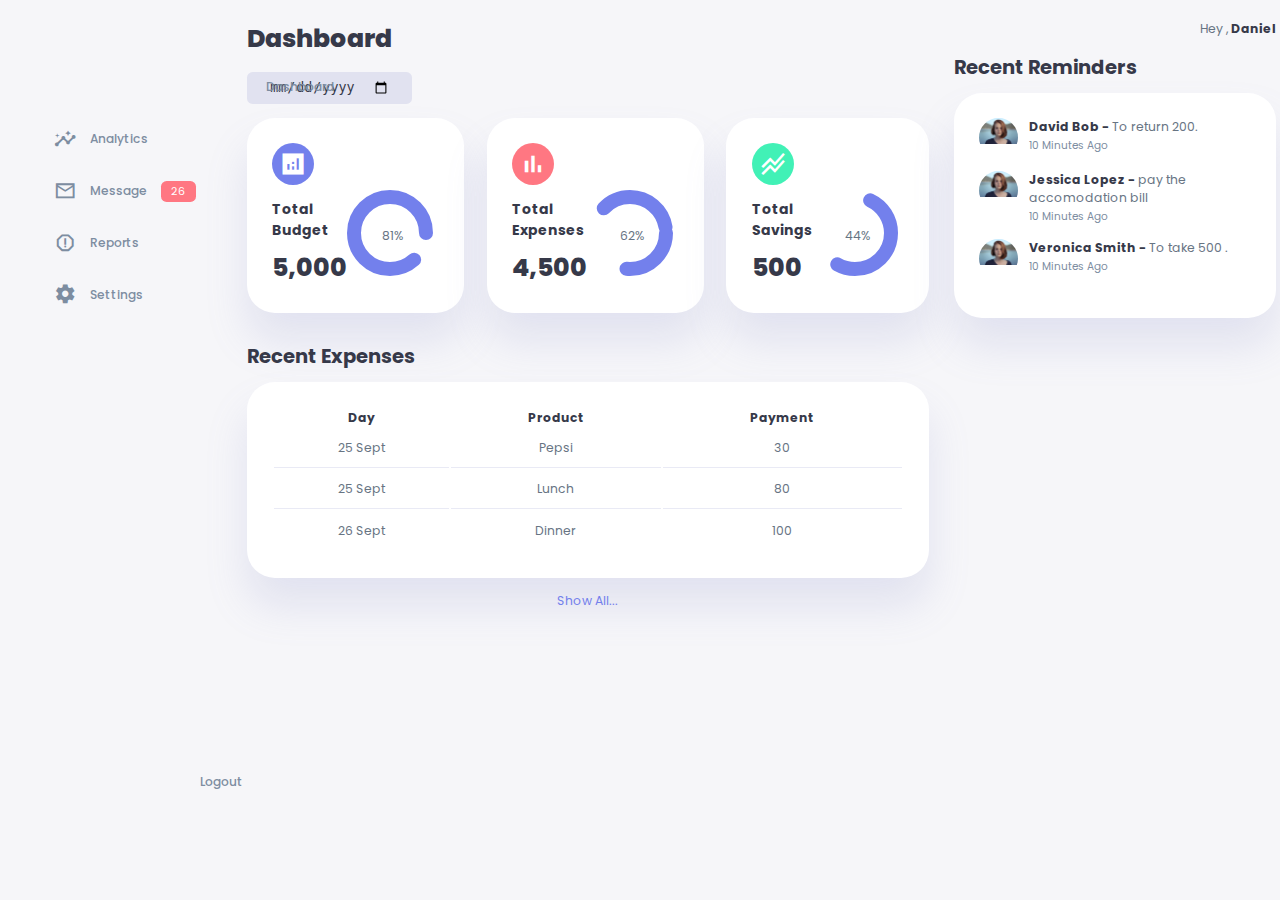
<file: dashboard.html>
<!DOCTYPE html>
<html lang="en">
<head>
    <meta charset="UTF-8">
    <meta http-equiv="X-UA-Compatible" content="IE=edge">
    <meta name="author" charset="BERAT CAN OZEN">
    <meta name="viewport" content="width=device-width, initial-scale=1.0">
    <link rel="shortcut icon" href="img/favicon.ico" type="image/x-icon">
    <title>FundAger - Dashboard</title>

        <!-- CSS -->
    <link rel="stylesheet" href="dashboard.css">

    <!-- Material Icons -->
    <link href="https://fonts.googleapis.com/icon?family=Material+Icons+Sharp"
      rel="stylesheet">

</head>
<body>
    <div class="container">
        <aside>
            <div class="top">
                <div class="logo">
                </div>
                <div class="close" id="close-btn">
                    <span class="material-icons-sharp">close</span>
                </div>
            </div>
            <div class="sidebar">
                <a href="#">
                    <span class="material-icons-sharp">grid_view</span>
                    <h3>Dashboard</h3>
                </a>
                <a href="#">
                    <span class="material-icons-sharp">insights</span>
                    <h3>Analytics</h3>
                </a>
                <a href="#">
                    <span class="material-icons-sharp">mail_outline</span>
                    <h3>Message</h3>
                    <span class="message-count">26</span>
                </a>
                <a href="#">
                    <span class="material-icons-sharp">report_gmailerrorred</span>
                    <h3>Reports</h3>
                </a>
                <a href="#">
                    <span class="material-icons-sharp">settings</span>
                    <h3>Settings</h3>
                </a>
                <a href="index.html">
                    <span class="material-icons-sharp">logout</span>
                    <h3>Logout</h3>
                </a>
            </div>
        </aside>
        <!-- End of aside -->
        <main>
            <h1>Dashboard</h1>

            <div class="date">
                <input type="date">
            </div>


            <div class="insights">
                <div class="sales">
                    <span class="material-icons-sharp">analytics</span>
                    <div class="middle">
                        <div class="left">
                            <h3>Total Budget</h3>
                            <h1>5,000</h1>
                        </div>
                        <div class="progress">
                            <svg>
                                <circle cx="38" cy="38" r="36"></circle>
                            </svg>
                            <div class="number">
                                <p>81%</p>
                            </div>

                        </div>
                    </div>
                </div>
                <div class="expenses">
                    <span class="material-icons-sharp">bar_chart</span>
                    <div class="middle">
                        <div class="left">
                            <h3>Total Expenses</h3>
                            <h1>4,500</h1>
                        </div>
                        <div class="progress">
                            <svg>
                                <circle cx="38" cy="38" r="36"></circle>
                            </svg>
                            <div class="number">
                                <p>62%</p>
                            </div>

                        </div>
                    </div>
                </div>
                <div class="income">
                    <span class="material-icons-sharp">stacked_line_chart</span>
                    <div class="middle">
                        <div class="left">
                            <h3>Total Savings</h3>
                            <h1>500</h1>
                        </div>
                        <div class="progress">
                            <svg>
                                <circle cx="38" cy="38" r="36"></circle>
                            </svg>
                            <div class="number">
                                <p>44%</p>
                            </div>

                        </div>
                    </div>
                </div>
                
            </div>

            <div class="recent-orders">
                <h2>Recent Expenses</h2>
                <table>
                    <thead>
                        <tr>
                            <th>Day</th>
                            <th>Product</th>
                            <th>Payment</th>
                        </tr>
                    </thead>
                    <tbody>
                        <tr>
                            <td>25 Sept</td>
                            <td>Pepsi</td>
                            <td>30</td>
                        </tr>
                        <tr>
                            <td>25 Sept</td>
                            <td>Lunch</td>
                            <td>80</td>
                        </tr>
                        <tr>
                            <td>26 Sept</td>
                            <td>Dinner</td>
                            <td>100</td>
                        </tr>
                        
                    </tbody>
                </table>
                <a href="#">Show All...</a>
            </div>
        </main>

        <div class="right">
            <div class="top">
                <button id="menu-btn">
                    <span class="material-icons-sharp">menu</span>
                </button>
                <div class="profile">
                    <div class="info">
                        <p>Hey , <b>Daniel</b></p>
                    </div>
                </div>
            </div>
            <div class="recent-updates">
                <h2>Recent Reminders</h2>
                <div class="updates">
                    <div class="update">
                        <div class="profile-photo">
                            <img src="img/image.jpg">
                        </div>
                        <div class="message">
                            <p><b>David Bob - </b> To return 200.</p>
                            <small class="text-muted">10 Minutes Ago</small>
                        </div>
                    </div>
                    <div class="update">
                        <div class="profile-photo">
                            <img src="img/image.jpg">
                        </div>
                        <div class="message">
                            <p><b>Jessica Lopez - </b> pay the accomodation bill</p>
                            <small class="text-muted">10 Minutes Ago</small>
                        </div>
                    </div>
                    <div class="update">
                        <div class="profile-photo">
                            <img src="img/image.jpg">
                        </div>
                        <div class="message">
                            <p><b>Veronica Smith - </b> To take 500 .</p>
                            <small class="text-muted">10 Minutes Ago</small>
                        </div>
                    </div>
                </div>
            </div>
        </div>
    </div>
</body>
</html>
</file>
<file: dashboard.css>
@import url('https://fonts.googleapis.com/css2?family=Poppins:wght@300;400;500;600;700;800&display=swap');




/*-----------Root Variables--------*/

:root {
    --color-primary:#7380ec;
    --color-danger: #ff7782;
    --color-success: #41f1b6;
    --color-warning:#ffbb55;
    --color-white:#fff;
    --color-info-dark:#7d8da1;
    --color-info-light:#dce1eb;
    --color-dark:#363949;
    --color-light:rgba(132,139,200,0.18);
    --color-primary-variant: #111e88;
    --color-dark-variant:#677483;
    --color-background : #f6f6f9;

    --card-border-radius:2rem;
    --border-radius-1:0.4rem;
    --border-radius-2:0.8rem;
    --border-radius-3:1.2rem;

    --card-padding:1.8rem;
    --paddding-1:1.2rem;

    --box-shadow : 0 2rem 3rem var(--color-light);
} 



/*-----Dark Theme Variables---------*/

.dark-theme-variables {
    --color-background:#181a1e;
    --color-white:#202528;
    --color-dark:#edeffd;
    --color-dark-variant:#a3bdcc;
    --color-light:rgba(0,0,0,0.4);
    --box-shadow:0 2rem 3rem var(--color-light);
}




*{
    margin:0;
    padding: 0;
    outline: 0;
    appearance: none;
    border:0;
    text-decoration: 0;
    list-style: none;
    box-sizing: border-box;
}
html{
    font-size: 14px;
}

body{
    width: 100vw;
    height: 100vh;
    font-family: poppins , sans-serif;
    font-size: 0.88rem;
    background: var(--color-background);
    user-select: none;
    overflow-x:hidden;
    color: var(--color-dark);
}

.container {
    display: grid;
    width: 96%;
    margin: 0 auto;
    gap: 1.8rem;
    grid-template-columns: 14rem auto 23rem;
}

a{
    color:var(--color-dark);
}

img{
    display: block;
    width: 100%;
}

h1{
    font-weight: 800;
    font-size: 1.8rem;
}
h2{
    font-size: 1.4rem;
}
h3{
    font-size: 0.87rem;
}
h4{
    font-size: 0.8rem;
}
h5{
    font-size: 0.77rem;
}
small{
    font-size: 0.75rem;
}

.profile-photo{
    width: 2.8rem;
    height: 2.8rem;
    border-radius: 50%;
    overflow: hidden;
}

.text-muted{
    color: var(--color-info-dark);
}

 p{
     color: var(--color-dark-variant);
 }

 b{
     color: var(--color-dark);
 }

 .primary{
     color: var(--color-primary);
 }
 .danger{
    color: var(--color-danger);
}
.success{
    color: var(--color-success);
}
.warning{
    color: var(--color-warning);
}



aside{
    height: 100vh;
}

aside .top{
    background-color: white;
    display: flex;
    align-items: center;
    justify-content: space-between;
    margin-top: 1.4rem;
}

aside .logo{
    display: flex;
    gap: 0.8rem;
}

aside .logo img{
    width: 2rem;
    height: 2rem;
}

aside .close{
    display: none;
}


/*--------------Sıde Bar-------------*/

aside .sidebar{
    display: flex;
    flex-direction: column;
    height: 86vh;
    position: relative;
    top:3rem;
}

aside h3{
    font-weight: 500;
}
aside .sidebar a{
    display: flex;
    color: var(--color-info-dark);
    margin-left: 2rem;
    gap: 1rem;
    align-items: center;
    position: relative;
    height: 3.7rem;
    transition: all 300ms ease;
}

aside .sidebar a span{
    font-size: 1.6rem;
    transition: all 300ms ease;
}

aside .sidebar a:last-child{
    position: absolute;
    bottom: 2rem;
    width: 100%;
}

aside .sidebar a.active{
    background: var(--color-light);
    color: var(--color-primary);
    margin-left: 0;
}

aside .sidebar a.active:before{
    content: "";
    width: 6px;
    height: 100%;
    background-color: var(--color-primary);
}

aside .sidebar a.active span{
    color: var(--color-primary);
    margin-left: calc(1rem - 3px);
}
aside .sidebar a:hover{
    color: var(--color-primary);
    cursor: pointer;
}

aside .sidebar a:hover span{
    margin-left: 1rem;
}
aside .sidebar .message-count{
    background:var(--color-danger);
    color: var(--color-white);
    padding: 2px 10px;
    font-size: 11px;
    border-radius: var(--border-radius-1);
}


/*------------main------------*/

main{
    margin-top: 1.4rem;
}

main .date{
    display: inline-block;
    background-color: var(--color-light);
    border-radius: var(--border-radius-1);
    margin-top:1rem;
    padding: 0.5rem 1.6rem;
}

main .date input[type = 'date']{
    background-color: transparent;
    color: var(--color-dark);
}

main .insights{
    display: grid;
    grid-template-columns: repeat(3, 1fr);
    gap: 1.6rem;
}

main .insights > div{
    background-color: var(--color-white);
    padding: var(--card-padding);
    border-radius: var(--card-border-radius);
    margin-top: 1rem;
    box-shadow: var(--box-shadow);
    transition: all 300ms ease;
}

main .insights > div:hover{
    box-shadow: none;
}

main .insights > div span{
    background-color: var(--color-primary);
    padding: 0.5rem;
    border-radius: 50%;
    color: var(--color-white);
    font-size: 2rem;
}

main .insights > div.expenses span{
    background-color: var(--color-danger);
}

main .insights > div.income span{
    background-color: var(--color-success);
}
main .insights >div .middle{
    display: flex;
    align-items: center;
    justify-content: space-between;
}

main .insights  h3{
    margin: 1rem 0 0.6rem;
    font-size: 1rem;
}

main .insights .progress {
    position: relative;
    width: 92px;
    height: 92px;
    border-radius:50%;
}

main .insights svg{
    width: 7rem;
    height: 7rem;
}
main .insights svg circle{
    fill: none;
    stroke: var(--color-primary);
    stroke-linecap: round;
    stroke-width: 14;
    transform: translate(5px , 5px);
    stroke-dasharray: 110;
    stroke-dashoffset: 92;

}
main .insights .sales svg circle{
    stroke-dasharray: 200;
    stroke-dashoffset: -30;
}
main .insights .expenses svg circle{
    stroke-dasharray: 80;
    stroke-dashoffset: 20;
}
main .insights .income svg circle{
    stroke-dasharray: 110;
    stroke-dashoffset: 35;
}

main .insights .progress .number{
    position: absolute;
    top: 0;
    left: 0;
    height: 100%;
    width: 100%;
    display: flex;
    justify-content: center;
    align-items: center;
}

main .insights small{
    margin-top:1.3rem;
    display: block;
}

main .recent-orders{
    margin-top:2rem;
}

main .recent-orders h2 {
    margin-bottom: 0.8rem;
}

main .recent-orders table{
    background-color: var(--color-white);
    width: 100%;
    border-radius: var(--card-border-radius);
    padding: var(--card-padding);
    text-align: center;
    box-shadow: var(--box-shadow);
    transition: all 300ms ease;
}

.main .recent-orders table:hover{
    box-shadow: none;
}

main table tbody td {
    height: 2.8rem;
    border-bottom: 1px solid var(--color-light);
    color: var(--color-dark-variant);
}

main table tbody tr:last-child td{
    border:none;
}

main .recent-orders a{
text-align: center;
display: block;
margin: 1rem auto;
color: var(--color-primary);
}

.right {
    margin-top:1.4rem;
}

.right .top{
    display: flex;
    justify-content: flex-end;
    gap: 2rem;
}

.right .top button{
    display: none;
}

.right .theme-toggler {
    background: var(--color-light);
    display: flex;
    justify-content: space-between;
    align-items: center;
    height: 1.6rem;
    width: 4.2rem;
    cursor: pointer;
    border-radius: var(--border-radius-1);
}

.right .theme-toggler span{
    font-size: 1.2rem;
    width: 50%;
    height: 100%;
    display: flex;
    align-items: center;
    justify-content: center;
}

.right .theme-toggler span.active{
    background-color: var(--color-primary);
    color: white;
    border-radius: var(--border-radius-1);
}

.right .top .profile{
    display: flex;
    gap: 2rem;
    text-align: right;
}

.right .recent-updates{
    margin-top:1rem;
}
.right .recent-updates h2 {
    margin-bottom: 0.8rem;
}

.right .recent-updates .updates {
    background-color: var(--color-white);
    border-radius: var(--card-border-radius);
    padding: var(--card-padding);
    box-shadow: var(--box-shadow);
    transition: all 300ms ease;
}

.right .recent-updates .updates:hover{
    box-shadow: none;
}

.right .recent-updates .updates .update{
    display: grid;
    grid-template-columns: 2.6rem auto;
    gap: 1rem;
    margin-bottom: 1rem;
}

.right .sales-analytics {
    margin-top: 2rem;
}
.right .sales-analytics h2 {
    margin-bottom: 0.8rem;
}

.right .sales-analytics .item{
    background-color: var(--color-white);
    display: flex;
    align-items: center;
    gap: 1rem;
    margin-bottom: 0.7rem;
    padding: 1.4rem var(--card-padding);
    border-radius: var(--border-radius-3);
    box-shadow: var(--box-shadow);
    transition: all 300ms ease;
}

.right .sales-analytics .item:hover{
    box-shadow: none;
}
.right .sales-analytics .item .right {
    display: flex;
    justify-content: space-between;
    align-items: center;
    margin: 0;
    width: 100%;
}

.right .sales-analytics .item .icon{
    padding: 0.6rem;
    color: var(--color-white);
    border-radius: 50%;
    background-color: var(--color-primary);
    display: flex;
}

.right .sales-analytics .item.offline .icon{
background: var(--color-danger);
}

.right .sales-analytics .item.customer .icon{
    background: var(--color-success);
}

.right .sales-analytics .add-product {
    background-color: transparent;
    border : 2px dashed var(--color-primary);
    color: var(--color-primary);
    display: flex;
    align-items: center;
    justify-content: center;
}

.right .sales-analytics .add-product div{
    display: flex;
    align-items: center;
    gap: 0.6rem;
}
.right .sales-analytics .add-product div h3{
    font-weight: 600;
}

@media screen and (max-width:1200px) {
    
    .container{
        width: 94%;
        grid-template-columns: 7rem auto 23rem;
    }
    aside .logo h2{
        display: none;
    }
    aside .sidebar h3{
        display: none;
    }
    aside .sidebar a{
        width: 5.6rem;
    }
    aside .sidebar a:last-child{
        position: relative;
        margin-top: 1.8rem;
    }
    main .insights{
        grid-template-columns: 1fr;
        gap:0;
    }
    main .recent-orders {
        width: 94%;
        position: absolute;
        left: 50%;
        transform: translateX(-50%);
        margin: 2rem 0 0 8.8rem;
    }

    main .recent-orders table{
        width: 83vw;
    }
    main table thead tr th:last-child,
    main table thead tr th:first-child{
        display: none;
    }
    main table tbody tr td:last-child,
    main table tbody tr td:first-child{
        display: none;
    }

}


@media screen and (max-width:768px) {
    .container{
        width: 100%;
        grid-template-columns: 1fr;
    }
    aside {
        position: fixed;
        left: -100%;
        background: var(--color-white);
        width: 18rem;
        z-index: 3;
        box-shadow: 1rem 3rem 4rem var(--color-light);
        height: 100vh;
        padding-right: var(--card-padding);
        display: none;
        animation: showMenu 400ms ease forwards;
    }

    @keyframes showMenu {
        to {
            left: 0;
        }
    }

    aside .logo {
        margin-left: 1rem;
    }
    aside .logo h2{
        display: inline;
    }
    aside .sidebar h3{
        display: inline;
    }
    aside .sidebar a{
        width: 100%;
        height: 3.4rem;
    }
    aside .sidebar a:last-child{
        position: absolute;
        bottom: 5rem;
    }
    aside .close{
        display: inline-block;
        cursor: pointer;
    }

    main {
        margin-top: 8rem;
        padding: 0 1rem;
    }
    main .recent-orders{
        position: relative;
        margin: 3rem 0 0 0;
        width: 100%;
    }
    main .recent-orders table{
        width: 100%;
        margin: 0;
    }
    .right {
        width: 94%;
        margin: 0 auto 4rem;
    }
    .right .top{
        position: fixed;
        top: 0;
        left:0;
        align-items: center;
        padding: 0 0.8rem;
        height: 4.6rem;
        background: var(--color-white);
        width: 100%;
        margin: 0;
        z-index: 2;
        box-shadow:0 1rem 1rem var(--color-light);
    }
    .right .top .theme-toggler {
        width: 4.4rem;
        position: absolute;
        left: 66%;
    }
    .right .profile .info{
        display: none;
    }
    .right .top button{
        display: inline-block;
        background: transparent;
        cursor: pointer;
        color: var(--color-dark);
        position: absolute;
        left: 1rem;
    }
    .right .top button span{
        font-size: 2rem;

    }
}
</file>
